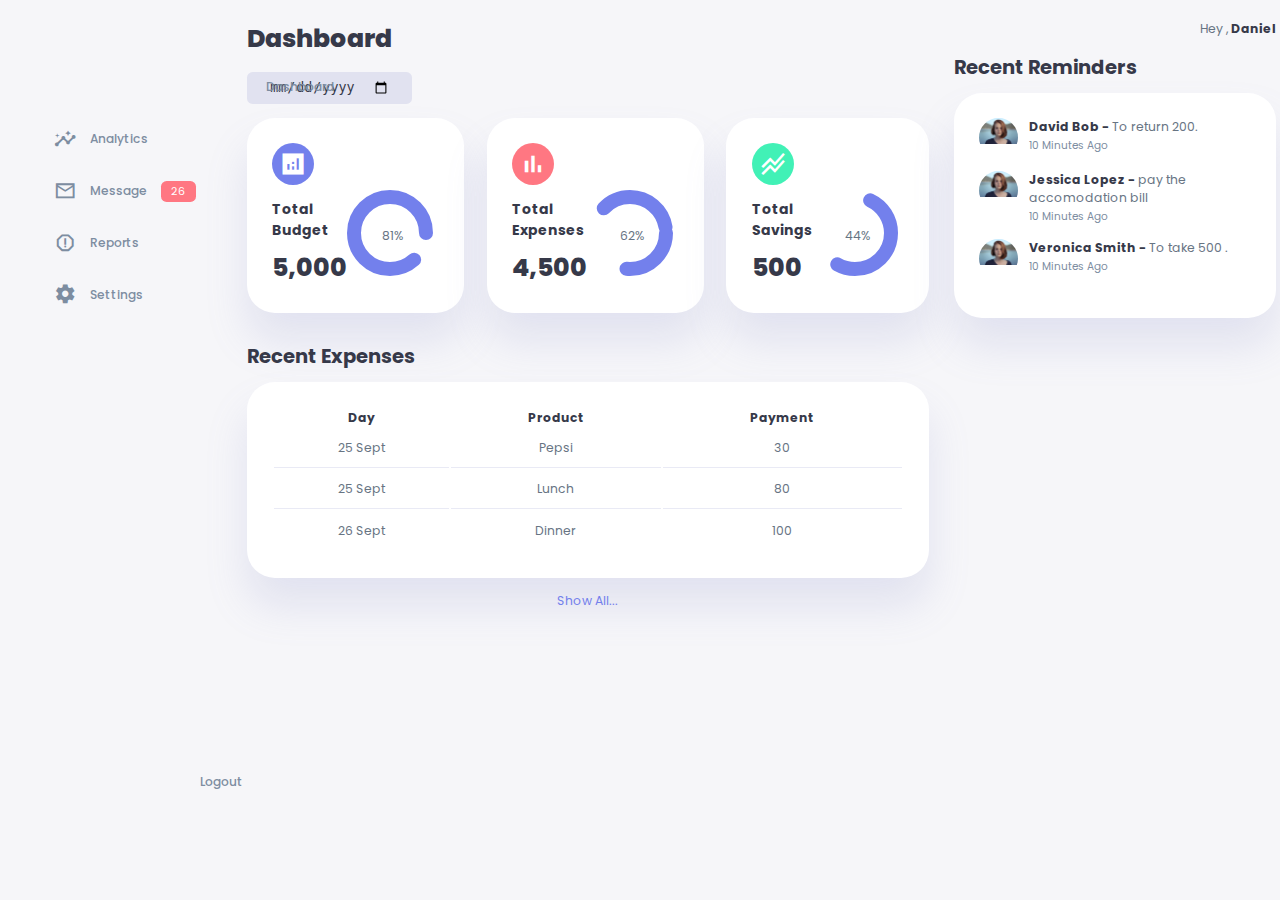
<file: dashboard.html>
<!DOCTYPE html>
<html lang="en">
<head>
    <meta charset="UTF-8">
    <meta http-equiv="X-UA-Compatible" content="IE=edge">
    <meta name="author" charset="BERAT CAN OZEN">
    <meta name="viewport" content="width=device-width, initial-scale=1.0">
    <link rel="shortcut icon" href="img/favicon.ico" type="image/x-icon">
    <title>FundAger - Dashboard</title>

        <!-- CSS -->
    <link rel="stylesheet" href="dashboard.css">

    <!-- Material Icons -->
    <link href="https://fonts.googleapis.com/icon?family=Material+Icons+Sharp"
      rel="stylesheet">

</head>
<body>
    <div class="container">
        <aside>
            <div class="top">
                <div class="logo">
                </div>
                <div class="close" id="close-btn">
                    <span class="material-icons-sharp">close</span>
                </div>
            </div>
            <div class="sidebar">
                <a href="#">
                    <span class="material-icons-sharp">grid_view</span>
                    <h3>Dashboard</h3>
                </a>
                <a href="#">
                    <span class="material-icons-sharp">insights</span>
                    <h3>Analytics</h3>
                </a>
                <a href="#">
                    <span class="material-icons-sharp">mail_outline</span>
                    <h3>Message</h3>
                    <span class="message-count">26</span>
                </a>
                <a href="#">
                    <span class="material-icons-sharp">report_gmailerrorred</span>
                    <h3>Reports</h3>
                </a>
                <a href="#">
                    <span class="material-icons-sharp">settings</span>
                    <h3>Settings</h3>
                </a>
                <a href="index.html">
                    <span class="material-icons-sharp">logout</span>
                    <h3>Logout</h3>
                </a>
            </div>
        </aside>
        <!-- End of aside -->
        <main>
            <h1>Dashboard</h1>

            <div class="date">
                <input type="date">
            </div>


            <div class="insights">
                <div class="sales">
                    <span class="material-icons-sharp">analytics</span>
                    <div class="middle">
                        <div class="left">
                            <h3>Total Budget</h3>
                            <h1>5,000</h1>
                        </div>
                        <div class="progress">
                            <svg>
                                <circle cx="38" cy="38" r="36"></circle>
                            </svg>
                            <div class="number">
                                <p>81%</p>
                            </div>

                        </div>
                    </div>
                </div>
                <div class="expenses">
                    <span class="material-icons-sharp">bar_chart</span>
                    <div class="middle">
                        <div class="left">
                            <h3>Total Expenses</h3>
                            <h1>4,500</h1>
                        </div>
                        <div class="progress">
                            <svg>
                                <circle cx="38" cy="38" r="36"></circle>
                            </svg>
                            <div class="number">
                                <p>62%</p>
                            </div>

                        </div>
                    </div>
                </div>
                <div class="income">
                    <span class="material-icons-sharp">stacked_line_chart</span>
                    <div class="middle">
                        <div class="left">
                            <h3>Total Savings</h3>
                            <h1>500</h1>
                        </div>
                        <div class="progress">
                            <svg>
                                <circle cx="38" cy="38" r="36"></circle>
                            </svg>
                            <div class="number">
                                <p>44%</p>
                            </div>

                        </div>
                    </div>
                </div>
                
            </div>

            <div class="recent-orders">
                <h2>Recent Expenses</h2>
                <table>
                    <thead>
                        <tr>
                            <th>Day</th>
                            <th>Product</th>
                            <th>Payment</th>
                        </tr>
                    </thead>
                    <tbody>
                        <tr>
                            <td>25 Sept</td>
                            <td>Pepsi</td>
                            <td>30</td>
                        </tr>
                        <tr>
                            <td>25 Sept</td>
                            <td>Lunch</td>
                            <td>80</td>
                        </tr>
                        <tr>
                            <td>26 Sept</td>
                            <td>Dinner</td>
                            <td>100</td>
                        </tr>
                        
                    </tbody>
                </table>
                <a href="#">Show All...</a>
            </div>
        </main>

        <div class="right">
            <div class="top">
                <button id="menu-btn">
                    <span class="material-icons-sharp">menu</span>
                </button>
                <div class="profile">
                    <div class="info">
                        <p>Hey , <b>Daniel</b></p>
                    </div>
                </div>
            </div>
            <div class="recent-updates">
                <h2>Recent Reminders</h2>
                <div class="updates">
                    <div class="update">
                        <div class="profile-photo">
                            <img src="img/image.jpg">
                        </div>
                        <div class="message">
                            <p><b>David Bob - </b> To return 200.</p>
                            <small class="text-muted">10 Minutes Ago</small>
                        </div>
                    </div>
                    <div class="update">
                        <div class="profile-photo">
                            <img src="img/image.jpg">
                        </div>
                        <div class="message">
                            <p><b>Jessica Lopez - </b> pay the accomodation bill</p>
                            <small class="text-muted">10 Minutes Ago</small>
                        </div>
                    </div>
                    <div class="update">
                        <div class="profile-photo">
                            <img src="img/image.jpg">
                        </div>
                        <div class="message">
                            <p><b>Veronica Smith - </b> To take 500 .</p>
                            <small class="text-muted">10 Minutes Ago</small>
                        </div>
                    </div>
                </div>
            </div>
        </div>
    </div>
</body>
</html>
</file>
<file: dashboard.css>
@import url('https://fonts.googleapis.com/css2?family=Poppins:wght@300;400;500;600;700;800&display=swap');




/*-----------Root Variables--------*/

:root {
    --color-primary:#7380ec;
    --color-danger: #ff7782;
    --color-success: #41f1b6;
    --color-warning:#ffbb55;
    --color-white:#fff;
    --color-info-dark:#7d8da1;
    --color-info-light:#dce1eb;
    --color-dark:#363949;
    --color-light:rgba(132,139,200,0.18);
    --color-primary-variant: #111e88;
    --color-dark-variant:#677483;
    --color-background : #f6f6f9;

    --card-border-radius:2rem;
    --border-radius-1:0.4rem;
    --border-radius-2:0.8rem;
    --border-radius-3:1.2rem;

    --card-padding:1.8rem;
    --paddding-1:1.2rem;

    --box-shadow : 0 2rem 3rem var(--color-light);
} 



/*-----Dark Theme Variables---------*/

.dark-theme-variables {
    --color-background:#181a1e;
    --color-white:#202528;
    --color-dark:#edeffd;
    --color-dark-variant:#a3bdcc;
    --color-light:rgba(0,0,0,0.4);
    --box-shadow:0 2rem 3rem var(--color-light);
}




*{
    margin:0;
    padding: 0;
    outline: 0;
    appearance: none;
    border:0;
    text-decoration: 0;
    list-style: none;
    box-sizing: border-box;
}
html{
    font-size: 14px;
}

body{
    width: 100vw;
    height: 100vh;
    font-family: poppins , sans-serif;
    font-size: 0.88rem;
    background: var(--color-background);
    user-select: none;
    overflow-x:hidden;
    color: var(--color-dark);
}

.container {
    display: grid;
    width: 96%;
    margin: 0 auto;
    gap: 1.8rem;
    grid-template-columns: 14rem auto 23rem;
}

a{
    color:var(--color-dark);
}

img{
    display: block;
    width: 100%;
}

h1{
    font-weight: 800;
    font-size: 1.8rem;
}
h2{
    font-size: 1.4rem;
}
h3{
    font-size: 0.87rem;
}
h4{
    font-size: 0.8rem;
}
h5{
    font-size: 0.77rem;
}
small{
    font-size: 0.75rem;
}

.profile-photo{
    width: 2.8rem;
    height: 2.8rem;
    border-radius: 50%;
    overflow: hidden;
}

.text-muted{
    color: var(--color-info-dark);
}

 p{
     color: var(--color-dark-variant);
 }

 b{
     color: var(--color-dark);
 }

 .primary{
     color: var(--color-primary);
 }
 .danger{
    color: var(--color-danger);
}
.success{
    color: var(--color-success);
}
.warning{
    color: var(--color-warning);
}



aside{
    height: 100vh;
}

aside .top{
    background-color: white;
    display: flex;
    align-items: center;
    justify-content: space-between;
    margin-top: 1.4rem;
}

aside .logo{
    display: flex;
    gap: 0.8rem;
}

aside .logo img{
    width: 2rem;
    height: 2rem;
}

aside .close{
    display: none;
}


/*--------------Sıde Bar-------------*/

aside .sidebar{
    display: flex;
    flex-direction: column;
    height: 86vh;
    position: relative;
    top:3rem;
}

aside h3{
    font-weight: 500;
}
aside .sidebar a{
    display: flex;
    color: var(--color-info-dark);
    margin-left: 2rem;
    gap: 1rem;
    align-items: center;
    position: relative;
    height: 3.7rem;
    transition: all 300ms ease;
}

aside .sidebar a span{
    font-size: 1.6rem;
    transition: all 300ms ease;
}

aside .sidebar a:last-child{
    position: absolute;
    bottom: 2rem;
    width: 100%;
}

aside .sidebar a.active{
    background: var(--color-light);
    color: var(--color-primary);
    margin-left: 0;
}

aside .sidebar a.active:before{
    content: "";
    width: 6px;
    height: 100%;
    background-color: var(--color-primary);
}

aside .sidebar a.active span{
    color: var(--color-primary);
    margin-left: calc(1rem - 3px);
}
aside .sidebar a:hover{
    color: var(--color-primary);
    cursor: pointer;
}

aside .sidebar a:hover span{
    margin-left: 1rem;
}
aside .sidebar .message-count{
    background:var(--color-danger);
    color: var(--color-white);
    padding: 2px 10px;
    font-size: 11px;
    border-radius: var(--border-radius-1);
}


/*------------main------------*/

main{
    margin-top: 1.4rem;
}

main .date{
    display: inline-block;
    background-color: var(--color-light);
    border-radius: var(--border-radius-1);
    margin-top:1rem;
    padding: 0.5rem 1.6rem;
}

main .date input[type = 'date']{
    background-color: transparent;
    color: var(--color-dark);
}

main .insights{
    display: grid;
    grid-template-columns: repeat(3, 1fr);
    gap: 1.6rem;
}

main .insights > div{
    background-color: var(--color-white);
    padding: var(--card-padding);
    border-radius: var(--card-border-radius);
    margin-top: 1rem;
    box-shadow: var(--box-shadow);
    transition: all 300ms ease;
}

main .insights > div:hover{
    box-shadow: none;
}

main .insights > div span{
    background-color: var(--color-primary);
    padding: 0.5rem;
    border-radius: 50%;
    color: var(--color-white);
    font-size: 2rem;
}

main .insights > div.expenses span{
    background-color: var(--color-danger);
}

main .insights > div.income span{
    background-color: var(--color-success);
}
main .insights >div .middle{
    display: flex;
    align-items: center;
    justify-content: space-between;
}

main .insights  h3{
    margin: 1rem 0 0.6rem;
    font-size: 1rem;
}

main .insights .progress {
    position: relative;
    width: 92px;
    height: 92px;
    border-radius:50%;
}

main .insights svg{
    width: 7rem;
    height: 7rem;
}
main .insights svg circle{
    fill: none;
    stroke: var(--color-primary);
    stroke-linecap: round;
    stroke-width: 14;
    transform: translate(5px , 5px);
    stroke-dasharray: 110;
    stroke-dashoffset: 92;

}
main .insights .sales svg circle{
    stroke-dasharray: 200;
    stroke-dashoffset: -30;
}
main .insights .expenses svg circle{
    stroke-dasharray: 80;
    stroke-dashoffset: 20;
}
main .insights .income svg circle{
    stroke-dasharray: 110;
    stroke-dashoffset: 35;
}

main .insights .progress .number{
    position: absolute;
    top: 0;
    left: 0;
    height: 100%;
    width: 100%;
    display: flex;
    justify-content: center;
    align-items: center;
}

main .insights small{
    margin-top:1.3rem;
    display: block;
}

main .recent-orders{
    margin-top:2rem;
}

main .recent-orders h2 {
    margin-bottom: 0.8rem;
}

main .recent-orders table{
    background-color: var(--color-white);
    width: 100%;
    border-radius: var(--card-border-radius);
    padding: var(--card-padding);
    text-align: center;
    box-shadow: var(--box-shadow);
    transition: all 300ms ease;
}

.main .recent-orders table:hover{
    box-shadow: none;
}

main table tbody td {
    height: 2.8rem;
    border-bottom: 1px solid var(--color-light);
    color: var(--color-dark-variant);
}

main table tbody tr:last-child td{
    border:none;
}

main .recent-orders a{
text-align: center;
display: block;
margin: 1rem auto;
color: var(--color-primary);
}

.right {
    margin-top:1.4rem;
}

.right .top{
    display: flex;
    justify-content: flex-end;
    gap: 2rem;
}

.right .top button{
    display: none;
}

.right .theme-toggler {
    background: var(--color-light);
    display: flex;
    justify-content: space-between;
    align-items: center;
    height: 1.6rem;
    width: 4.2rem;
    cursor: pointer;
    border-radius: var(--border-radius-1);
}

.right .theme-toggler span{
    font-size: 1.2rem;
    width: 50%;
    height: 100%;
    display: flex;
    align-items: center;
    justify-content: center;
}

.right .theme-toggler span.active{
    background-color: var(--color-primary);
    color: white;
    border-radius: var(--border-radius-1);
}

.right .top .profile{
    display: flex;
    gap: 2rem;
    text-align: right;
}

.right .recent-updates{
    margin-top:1rem;
}
.right .recent-updates h2 {
    margin-bottom: 0.8rem;
}

.right .recent-updates .updates {
    background-color: var(--color-white);
    border-radius: var(--card-border-radius);
    padding: var(--card-padding);
    box-shadow: var(--box-shadow);
    transition: all 300ms ease;
}

.right .recent-updates .updates:hover{
    box-shadow: none;
}

.right .recent-updates .updates .update{
    display: grid;
    grid-template-columns: 2.6rem auto;
    gap: 1rem;
    margin-bottom: 1rem;
}

.right .sales-analytics {
    margin-top: 2rem;
}
.right .sales-analytics h2 {
    margin-bottom: 0.8rem;
}

.right .sales-analytics .item{
    background-color: var(--color-white);
    display: flex;
    align-items: center;
    gap: 1rem;
    margin-bottom: 0.7rem;
    padding: 1.4rem var(--card-padding);
    border-radius: var(--border-radius-3);
    box-shadow: var(--box-shadow);
    transition: all 300ms ease;
}

.right .sales-analytics .item:hover{
    box-shadow: none;
}
.right .sales-analytics .item .right {
    display: flex;
    justify-content: space-between;
    align-items: center;
    margin: 0;
    width: 100%;
}

.right .sales-analytics .item .icon{
    padding: 0.6rem;
    color: var(--color-white);
    border-radius: 50%;
    background-color: var(--color-primary);
    display: flex;
}

.right .sales-analytics .item.offline .icon{
background: var(--color-danger);
}

.right .sales-analytics .item.customer .icon{
    background: var(--color-success);
}

.right .sales-analytics .add-product {
    background-color: transparent;
    border : 2px dashed var(--color-primary);
    color: var(--color-primary);
    display: flex;
    align-items: center;
    justify-content: center;
}

.right .sales-analytics .add-product div{
    display: flex;
    align-items: center;
    gap: 0.6rem;
}
.right .sales-analytics .add-product div h3{
    font-weight: 600;
}

@media screen and (max-width:1200px) {
    
    .container{
        width: 94%;
        grid-template-columns: 7rem auto 23rem;
    }
    aside .logo h2{
        display: none;
    }
    aside .sidebar h3{
        display: none;
    }
    aside .sidebar a{
        width: 5.6rem;
    }
    aside .sidebar a:last-child{
        position: relative;
        margin-top: 1.8rem;
    }
    main .insights{
        grid-template-columns: 1fr;
        gap:0;
    }
    main .recent-orders {
        width: 94%;
        position: absolute;
        left: 50%;
        transform: translateX(-50%);
        margin: 2rem 0 0 8.8rem;
    }

    main .recent-orders table{
        width: 83vw;
    }
    main table thead tr th:last-child,
    main table thead tr th:first-child{
        display: none;
    }
    main table tbody tr td:last-child,
    main table tbody tr td:first-child{
        display: none;
    }

}


@media screen and (max-width:768px) {
    .container{
        width: 100%;
        grid-template-columns: 1fr;
    }
    aside {
        position: fixed;
        left: -100%;
        background: var(--color-white);
        width: 18rem;
        z-index: 3;
        box-shadow: 1rem 3rem 4rem var(--color-light);
        height: 100vh;
        padding-right: var(--card-padding);
        display: none;
        animation: showMenu 400ms ease forwards;
    }

    @keyframes showMenu {
        to {
            left: 0;
        }
    }

    aside .logo {
        margin-left: 1rem;
    }
    aside .logo h2{
        display: inline;
    }
    aside .sidebar h3{
        display: inline;
    }
    aside .sidebar a{
        width: 100%;
        height: 3.4rem;
    }
    aside .sidebar a:last-child{
        position: absolute;
        bottom: 5rem;
    }
    aside .close{
        display: inline-block;
        cursor: pointer;
    }

    main {
        margin-top: 8rem;
        padding: 0 1rem;
    }
    main .recent-orders{
        position: relative;
        margin: 3rem 0 0 0;
        width: 100%;
    }
    main .recent-orders table{
        width: 100%;
        margin: 0;
    }
    .right {
        width: 94%;
        margin: 0 auto 4rem;
    }
    .right .top{
        position: fixed;
        top: 0;
        left:0;
        align-items: center;
        padding: 0 0.8rem;
        height: 4.6rem;
        background: var(--color-white);
        width: 100%;
        margin: 0;
        z-index: 2;
        box-shadow:0 1rem 1rem var(--color-light);
    }
    .right .top .theme-toggler {
        width: 4.4rem;
        position: absolute;
        left: 66%;
    }
    .right .profile .info{
        display: none;
    }
    .right .top button{
        display: inline-block;
        background: transparent;
        cursor: pointer;
        color: var(--color-dark);
        position: absolute;
        left: 1rem;
    }
    .right .top button span{
        font-size: 2rem;

    }
}
</file>
